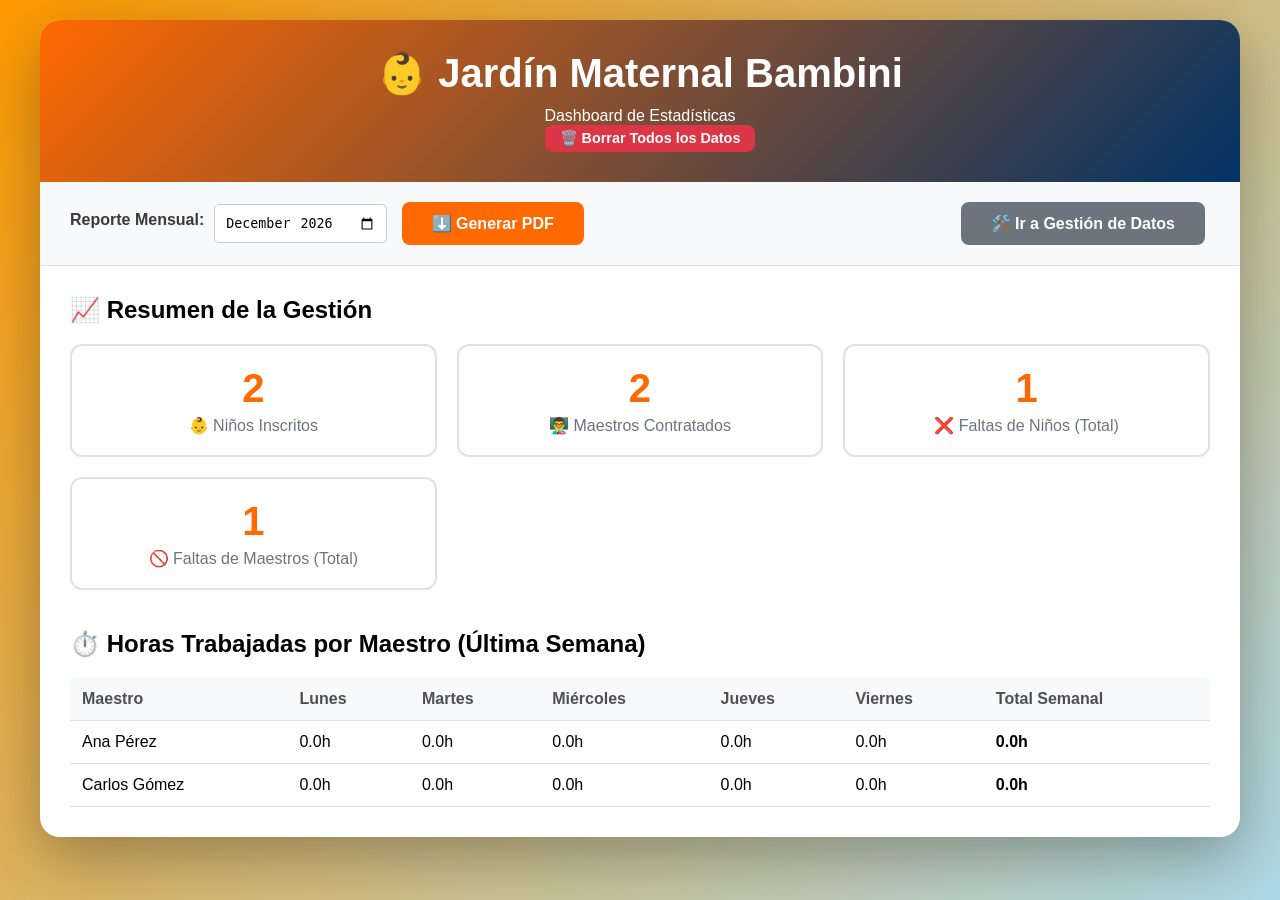
<file: index.html>
<!DOCTYPE html>
<html lang="es">

<head>
    <meta charset="UTF-8">
    <meta name="viewport" content="width=device-width, initial-scale=1.0">
    <title>Jardín Maternal Bambini | Dashboard</title>
    <link rel="stylesheet" href="css/styles.css">
    <style>
        /* Estilos específicos para el Navbar de la página principal */
        .navbar {
            display: flex;
            justify-content: space-between;
            align-items: center;
            background-color: #f8f9fa;
            padding: 15px 30px;
            border-bottom: 1px solid #dee2e6;
            flex-wrap: wrap;
            /* Permite que los elementos se ajusten en pantallas pequeñas */
        }

        .navbar .btn-primary {
            padding: 12px 30px;
            text-decoration: none;
            cursor: pointer;
            margin: 5px;
            /* Espacio entre los botones/selectores */
        }

        .reporte-mensual-controls {
            display: flex;
            align-items: center;
            flex-wrap: wrap;
        }

        .reporte-mensual-controls label {
            margin-right: 10px;
            font-weight: bold;
            color: #343a40;
        }

        .reporte-mensual-controls input[type="month"] {
            padding: 10px;
            border-radius: 5px;
            border: 1px solid #ccc;
            margin-right: 10px;
        }
    </style>
</head>

<body>
    <div class="container">
        <header>
            <h1>👶 Jardín Maternal Bambini</h1>
            <p>Dashboard de Estadísticas</p>
            <button class="btn btn-danger" onclick="borrarTodoLocalStorage()"
                style="padding: 5px 15px; font-size: 0.9em; margin-left: 20px;">
                🗑️ Borrar Todos los Datos
            </button>
        </header>

        <div class="navbar">

            <div class="reporte-mensual-controls">
                <label for="selectorReporteMensual">Reporte Mensual:</label>
                <input type="month" id="selectorReporteMensual" value="2025-10">
                <button class="btn btn-primary" style="background: #FF6900; border: none;"
                    onclick="descargarReporteMensualPDF()">
                    ⬇️ Generar PDF
                </button>
            </div>
            <a class="btn btn-primary" onclick="solicitarAccesoGestion()" style="background: #6c757d;">
                🛠️ Ir a Gestión de Datos
            </a>
        </div>

        <div class="content">
            <div id="estadisticas" class="section active">
                <h2>📈 Resumen de la Gestión</h2>
                <div class="cards-grid" id="resumenEstadisticas">
                </div>

                <h2 style="margin-top: 40px;">⏱️ Horas Trabajadas por Maestro (Última Semana)</h2>
                <table class="asistencia-table" id="tablaHorasTrabajadas">
                    <thead>
                        <tr>
                            <th>Maestro</th>
                            <th>Lunes</th>
                            <th>Martes</th>
                            <th>Miércoles</th>
                            <th>Jueves</th>
                            <th>Viernes</th>
                            <th>Total Semanal</th>
                        </tr>
                    </thead>
                    <tbody id="bodyHorasTrabajadas">
                    </tbody>
                </table>
            </div>
        </div>
    </div>

    <script src="js/scripts.js"></script>

    <script>
        // Función de solicitud de acceso (si la usas)
        function solicitarAccesoGestion() {
            const claveIngresada = prompt("Ingresa la clave de acceso para ir a Gestión de Datos:");
            if (claveIngresada === "admin") {
                window.location.href = 'gestion.html'; // Asegúrate que la ruta sea correcta
            } else if (claveIngresada !== null) {
                alert('🚫 Clave incorrecta.');
            }
        }

        // --- INICIALIZACIÓN Y LÓGICA DE CARGA ---

        // Establecer el valor predeterminado del selector al mes actual
        document.addEventListener('DOMContentLoaded', () => {
            const today = new Date();
            const month = String(today.getMonth() + 1).padStart(2, '0');
            const year = today.getFullYear();
            const selector = document.getElementById('selectorReporteMensual');
            if (selector) {
                selector.value = `${year}-${month}`;
            }
        });

        // Llamada para iniciar la carga de datos (Se ejecuta después de que el DOM esté listo)
        window.onload = function () {
            // Llama a la función asíncrona de carga de datos definida en scripts.js
            cargarDatosIniciales();
        };
    </script>
</body>

</html>
</file>
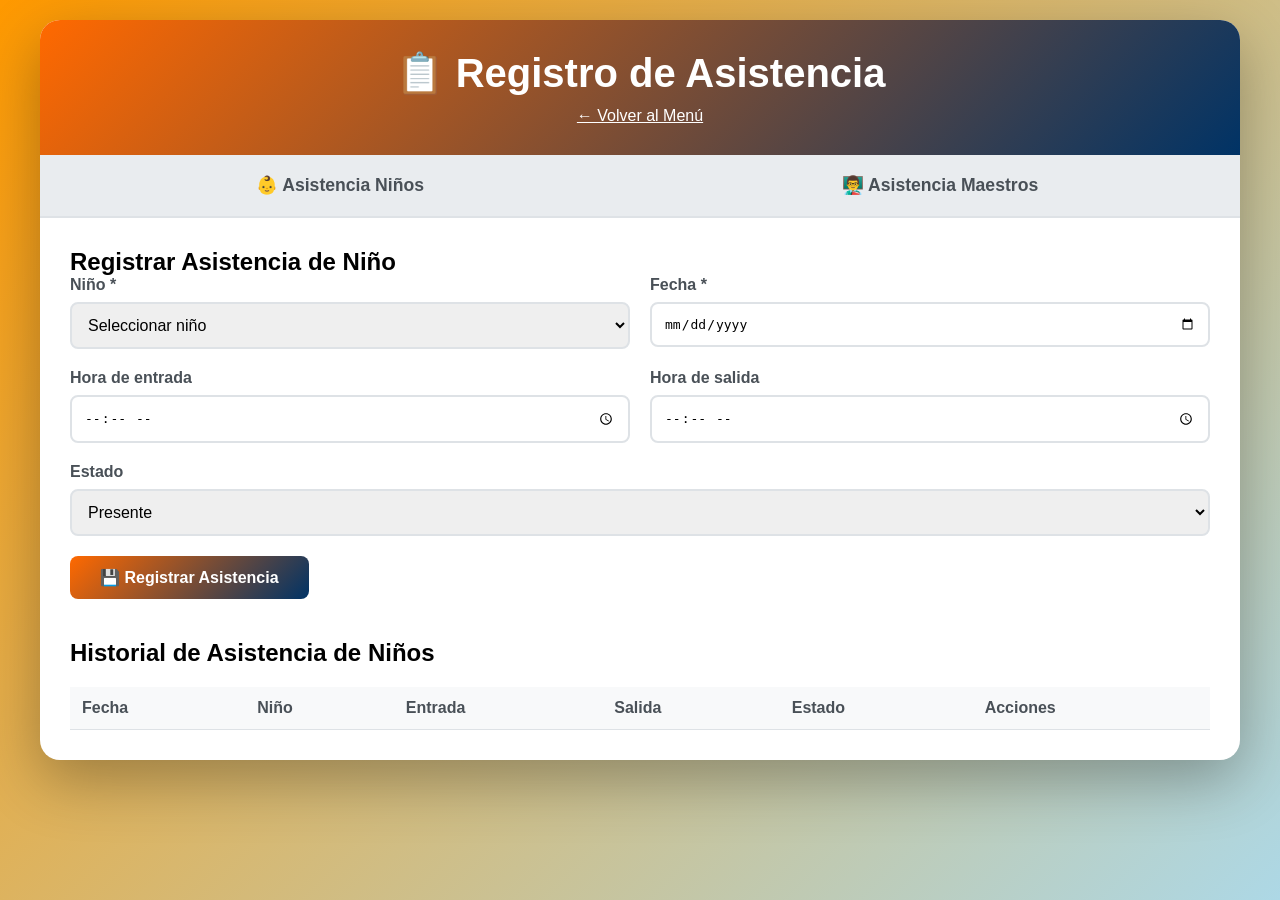
<file: asistencia.html>
<!DOCTYPE html>
<html lang="es">
<head>
    <meta charset="UTF-8">
    <meta name="viewport" content="width=device-width, initial-scale=1.0">
    <title>Gestión | Asistencia</title>
    <link rel="stylesheet" href="css/styles.css">
</head>
<body>
    <div class="container">
        <header>
            <h1>📋 Registro de Asistencia</h1>
            <p><a href="gestion.html" class="nav-link">← Volver al Menú</a></p>
        </header>

        <div class="tabs" id="asistenciaTabs">
            <button class="tab active" onclick="cambiarSeccionAsistencia('asistencia-ninos')">👶 Asistencia Niños</button>
            <button class="tab" onclick="cambiarSeccionAsistencia('asistencia-maestros')">👨‍🏫 Asistencia Maestros</button>
            </div>

        <div class="content">
            <div id="asistencia-ninos" class="section active">
                <h2>Registrar Asistencia de Niño</h2>
                <form id="formAsistencia" onsubmit="guardarAsistencia(event)">
                    <div class="form-row">
                        <div class="form-group">
                            <label>Niño *</label>
                            <select id="ninoAsistencia" required>
                                <option value="">Seleccionar niño</option>
                            </select>
                        </div>
                        <div class="form-group">
                            <label>Fecha *</label>
                            <input type="date" id="fechaAsistencia" required>
                        </div>
                    </div>
                    <div class="form-row">
                        <div class="form-group">
                            <label>Hora de entrada</label>
                            <input type="time" id="horaEntradaAsistencia">
                        </div>
                        <div class="form-group">
                            <label>Hora de salida</label>
                            <input type="time" id="horaSalidaAsistencia">
                        </div>
                    </div>
                    <div class="form-group">
                        <label>Estado</label>
                        <select id="estadoAsistencia">
                            <option value="presente">Presente</option>
                            <option value="ausente">Ausente</option>
                            <option value="tardanza">Tardanza</option>
                        </select>
                    </div>
                    <button type="submit" class="btn btn-primary">💾 Registrar Asistencia</button>
                </form>

                <h2 style="margin-top: 40px;">Historial de Asistencia de Niños</h2>
                <table class="asistencia-table" id="tablaAsistencia">
                    <thead>
                        <tr>
                            <th>Fecha</th>
                            <th>Niño</th>
                            <th>Entrada</th>
                            <th>Salida</th>
                            <th>Estado</th>
                            <th>Acciones</th>
                        </tr>
                    </thead>
                    <tbody id="bodyAsistencia"></tbody>
                </table>
            </div>

            <div id="asistencia-maestros" class="section">
                <h2>Registrar Asistencia de Maestro</h2>
                <form id="formAsistenciaMaestro" onsubmit="guardarAsistenciaMaestro(event)">
                    <div class="form-row">
                        <div class="form-group">
                            <label>Maestro *</label>
                            <select id="maestroAsistencia" required>
                                <option value="">Seleccionar maestro</option>
                            </select>
                        </div>
                        <div class="form-group">
                            <label>Fecha *</label>
                            <input type="date" id="fechaAsistenciaMaestro" required>
                        </div>
                    </div>
                    <div class="form-group">
                        <label>Estado</label>
                        <select id="estadoAsistenciaMaestro">
                            <option value="presente">Presente</option>
                            <option value="ausente">Ausente</option>
                            <option value="tardanza">Tardanza</option>
                        </select>
                    </div>
                    <button type="submit" class="btn btn-primary">💾 Registrar Asistencia</button>
                </form>

                <h2 style="margin-top: 40px;">Historial de Asistencia de Maestros</h2>
                <table class="asistencia-table" id="tablaAsistenciaMaestro">
                    <thead>
                        <tr>
                            <th>Fecha</th>
                            <th>Maestro</th>
                            <th>Estado</th>
                            <th>Acciones</th>
                        </tr>
                    </thead>
                    <tbody id="bodyAsistenciaMaestro"></tbody>
                </table>
            </div>
            
            <div id="reporte-faltas-maestros" class="section">
                <h2>🚫 Reporte Detallado de Faltas de Maestros</h2>
                <p>Aquí puedes filtrar las ausencias y tardanzas por mes.</p>
                
                <div class="form-row" style="margin-bottom: 30px;">
                    <div class="form-group">
                        <label>Seleccionar Mes del Reporte *</label>
                        <input type="month" id="selectorMesFaltasMaestros" required>
                    </div>
                    <div class="form-group" style="display: flex; align-items: flex-end;">
                        <button class="btn btn-primary" onclick="generarReporteFaltasMaestros()">🔎 Generar Reporte</button>
                    </div>
                </div>

                <table class="asistencia-table" id="tablaReporteFaltasMaestros">
                    <thead>
                        <tr>
                            <th>Fecha</th>
                            <th>Maestro</th>
                            <th>Estado</th>
                            <th>Descripción Breve</th>
                        </tr>
                    </thead>
                    <tbody id="bodyReporteFaltasMaestros">
                        <tr><td colspan="4" style="text-align:center; padding: 40px; color: #6c757d;">Selecciona un mes para generar el reporte.</td></tr>
                    </tbody>
                </table>
            </div>

        </div>
    </div>

    <script src="js/scripts.js"></script>
    <script>
        // Función para cambiar entre las secciones de asistencia (Niños/Maestros)
        function cambiarSeccionAsistencia(seccion) {
            document.querySelectorAll('#asistencia-ninos, #asistencia-maestros, #reporte-faltas-maestros').forEach(s => s.classList.remove('active'));
            document.querySelectorAll('.tabs .tab').forEach(t => t.classList.remove('active'));
            
            document.getElementById(seccion).classList.add('active');
            
            // Si el clic viene de una pestaña, asegúrate de marcarla como activa
            if (event && event.target.classList.contains('tab')) {
                event.target.classList.add('active');
            }

            if (seccion === 'asistencia-ninos') {
                actualizarSelectNinos();
                mostrarAsistencias();
            }
            if (seccion === 'asistencia-maestros') {
                actualizarSelectMaestrosAsistencia();
                mostrarAsistenciasMaestros();
            }
        }
        
        // Función que revisa si viene un parámetro en la URL
        function manejarRuta() {
            const params = new URLSearchParams(window.location.search);
            const view = params.get('view');
            
            if (view === 'reporteMaestros') {
                // Desactivar todas las pestañas visibles para ir al reporte
                document.querySelectorAll('.tabs .tab').forEach(t => t.classList.remove('active'));
                
                // Activar la sección de reporte
                document.querySelectorAll('.section').forEach(s => s.classList.remove('active'));
                document.getElementById('reporte-faltas-maestros').classList.add('active');
                
                // Inicializar el selector de mes con el mes actual
                const hoy = new Date();
                const mesActual = hoy.getFullYear() + '-' + String(hoy.getMonth() + 1).padStart(2, '0');
                document.getElementById('selectorMesFaltasMaestros').value = mesActual;
                generarReporteFaltasMaestros(); // Cargar el reporte automáticamente
                
            } else {
                // Cargar por defecto la primera pestaña
                cambiarSeccionAsistencia('asistencia-ninos');
            }
        }

        // Inicializar la página de asistencia
        window.onload = manejarRuta;
    </script>
</body>
</html>
</file>
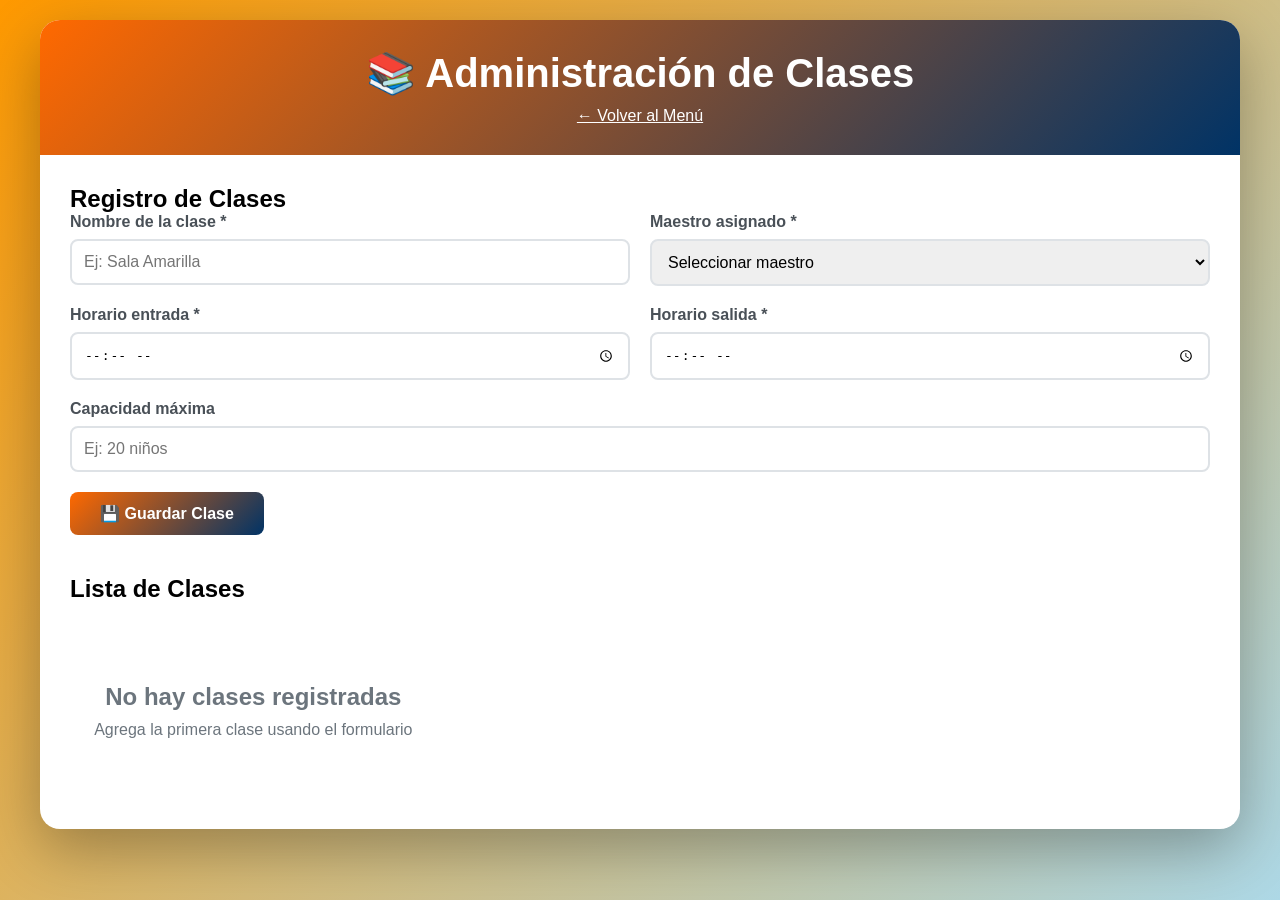
<file: clase.html>
<!DOCTYPE html>
<html lang="es">
<head>
    <meta charset="UTF-8">
    <meta name="viewport" content="width=device-width, initial-scale=1.0">
    <title>Gestión | Clases</title>
    <link rel="stylesheet" href="css/styles.css">
</head>
<body>
    <div class="container">
        <header>
            <h1>📚 Administración de Clases</h1>
            <p><a href="gestion.html" class="nav-link">← Volver al Menú</a></p>
        </header>

        <div class="content">
            <h2>Registro de Clases</h2>
            <form id="formClase" onsubmit="guardarClase(event)">
                <div class="form-row">
                    <div class="form-group">
                        <label>Nombre de la clase *</label>
                        <input type="text" id="nombreClase" required placeholder="Ej: Sala Amarilla">
                    </div>
                    <div class="form-group">
                        <label>Maestro asignado *</label>
                        <select id="maestroClase" required>
                            <option value="">Seleccionar maestro</option>
                        </select>
                    </div>
                </div>
                <div class="form-row">
                    <div class="form-group">
                        <label>Horario entrada *</label>
                        <input type="time" id="horaEntrada" required>
                    </div>
                    <div class="form-group">
                        <label>Horario salida *</label>
                        <input type="time" id="horaSalida" required>
                    </div>
                </div>
                <div class="form-group">
                    <label>Capacidad máxima</label>
                    <input type="text" id="capacidadClase" placeholder="Ej: 20 niños">
                </div>
                <button type="submit" class="btn btn-primary">💾 Guardar Clase</button>
            </form>

            <h2 style="margin-top: 40px;">Lista de Clases</h2>
            <div id="listaClases" class="cards-grid"></div>
        </div>
    </div>

    <script src="js/scripts.js"></script>
    <script>
        window.onload = function() {
            actualizarSelectMaestros();
            mostrarClases();
        };
    </script>
</body>
</html>
</file>
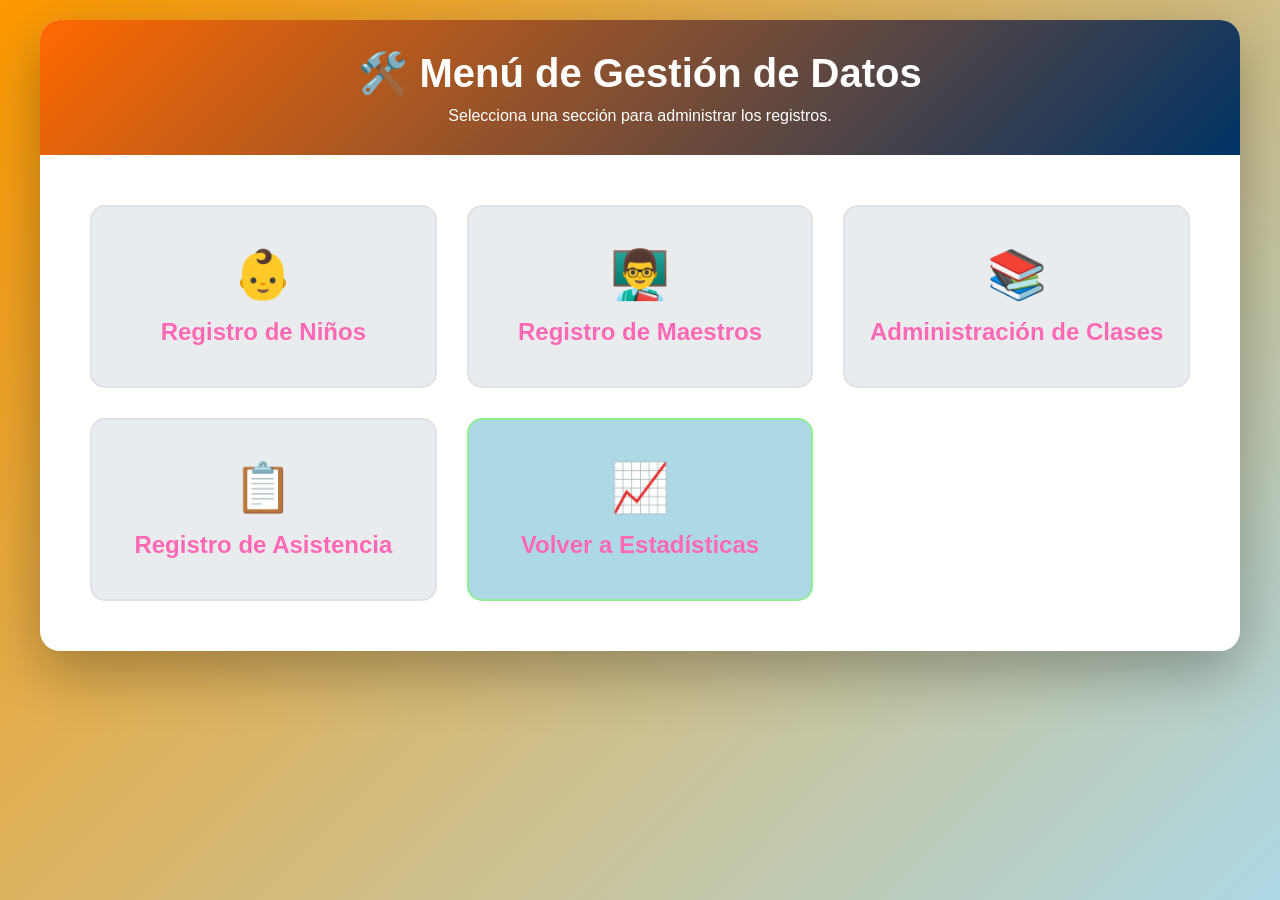
<file: gestion.html>
<!DOCTYPE html>
<html lang="es">

<head>
    <meta charset="UTF-8">
    <meta name="viewport" content="width=device-width, initial-scale=1.0">
    <title>Jardín Maternal Bambini | Menú Gestión</title>
    <link rel="stylesheet" href="css/styles.css">
    <style>
        .gestion-menu {
            display: grid;
            grid-template-columns: repeat(auto-fit, minmax(280px, 1fr));
            gap: 30px;
            padding: 50px;
            text-align: center;
        }

        .menu-item {
            display: block;
            padding: 40px 20px;
            border-radius: 15px;
            text-decoration: none;
            color: #495057;
            background: #e9ecef;
            transition: all 0.3s;
            border: 2px solid #dee2e6;
        }

        .menu-item:hover {
            transform: translateY(-5px);
            box-shadow: 0 10px 20px rgba(255, 105, 180, 0.3);
            border-color: #FF69B4;
        }

        .menu-item h3 {
            font-size: 1.5em;
            margin-top: 15px;
            color: #FF69B4;
        }

        .menu-item span {
            font-size: 3em;
            display: block;
        }
    </style>
</head>

<body>
    <div class="container">
        <header>
            <h1>🛠️ Menú de Gestión de Datos</h1>
            <p>Selecciona una sección para administrar los registros.</p>
        </header>

        <div class="gestion-menu">
            <a href="nino.html" class="menu-item">
                <span>👶</span>
                <h3>Registro de Niños</h3>
            </a>
            <a href="maestro.html" class="menu-item">
                <span>👨‍🏫</span>
                <h3>Registro de Maestros</h3>
            </a>
            <a href="clase.html" class="menu-item">
                <span>📚</span>
                <h3>Administración de Clases</h3>
            </a>
            <a href="asistencia.html" class="menu-item">
                <span>📋</span>
                <h3>Registro de Asistencia</h3>
            </a>
            <a href="index.html" class="menu-item" style="background: #ADD8E6; border-color: #90EE90;">
                <span>📈</span>
                <h3>Volver a Estadísticas</h3>
            </a>
        </div>
    </div>
</body>

</html>
</file>
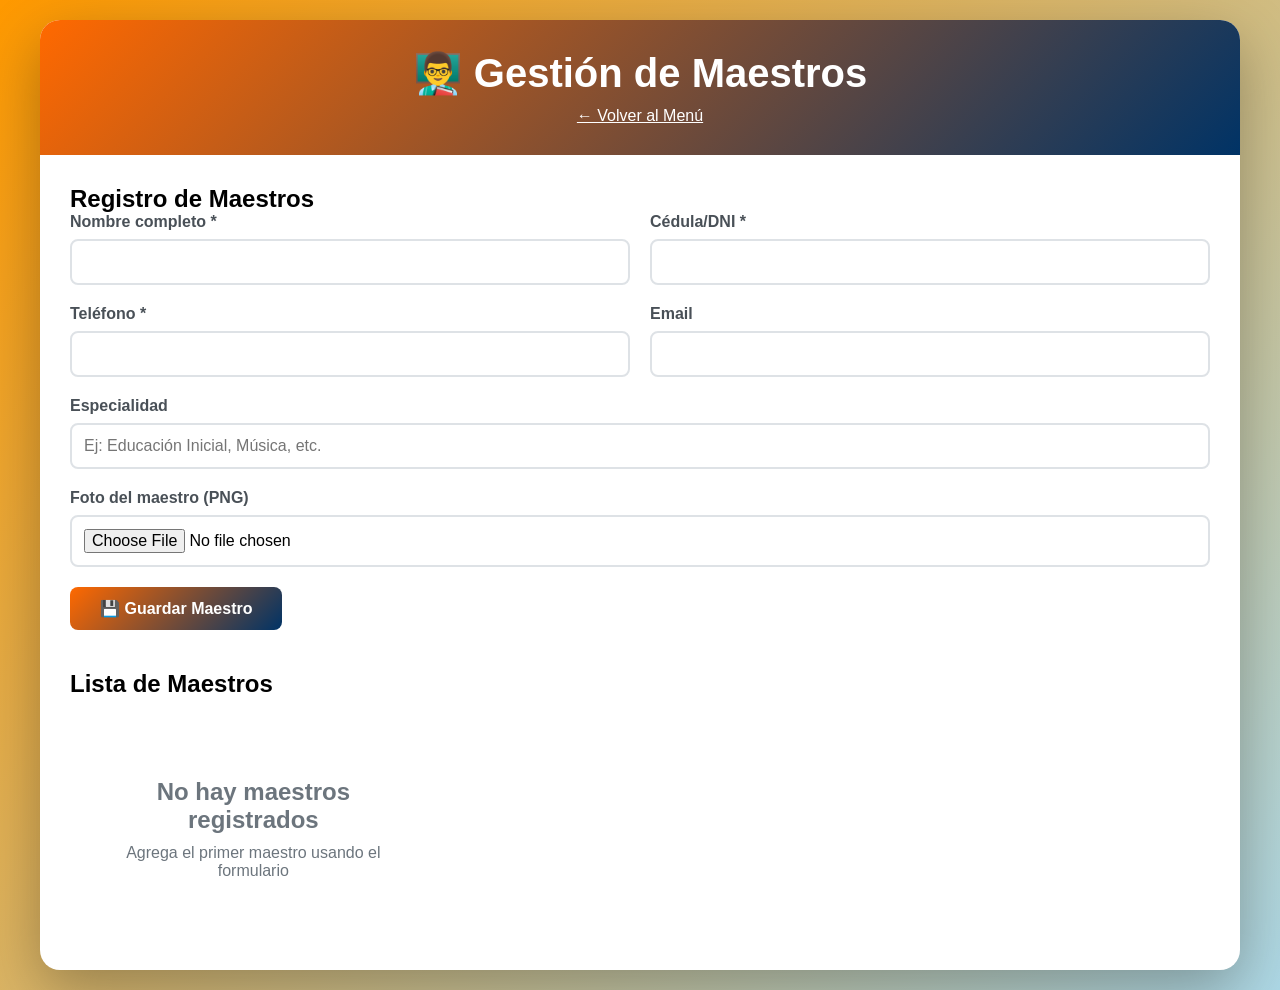
<file: maestro.html>
<!DOCTYPE html>
<html lang="es">
<head>
    <meta charset="UTF-8">
    <meta name="viewport" content="width=device-width, initial-scale=1.0">
    <title>Gestión | Maestros</title>
    <link rel="stylesheet" href="css/styles.css">
</head>
<body>
    <div class="container">
        <header>
            <h1>👨‍🏫 Gestión de Maestros</h1>
            <p><a href="gestion.html" class="nav-link">← Volver al Menú</a></p>
        </header>

        <div class="content">
            <h2>Registro de Maestros</h2>
            <form id="formMaestro" onsubmit="guardarMaestro(event)">
                <div class="form-row">
                    <div class="form-group">
                        <label>Nombre completo *</label>
                        <input type="text" id="nombreMaestro" required>
                    </div>
                    <div class="form-group">
                        <label>Cédula/DNI *</label>
                        <input type="text" id="cedulaMaestro" required>
                    </div>
                </div>
                <div class="form-row">
                    <div class="form-group">
                        <label>Teléfono *</label>
                        <input type="text" id="telefonoMaestro" required>
                    </div>
                    <div class="form-group">
                        <label>Email</label>
                        <input type="text" id="emailMaestro">
                    </div>
                </div>
                <div class="form-group">
                    <label>Especialidad</label>
                    <input type="text" id="especialidadMaestro" placeholder="Ej: Educación Inicial, Música, etc.">
                </div>
                <div class="form-group">
                    <label>Foto del maestro (PNG)</label>
                    <input type="file" id="fotoMaestro" accept=".png">
                </div>
                <button type="submit" class="btn btn-primary">💾 Guardar Maestro</button>
            </form>

            <h2 style="margin-top: 40px;">Lista de Maestros</h2>
            <div id="listaMaestros" class="cards-grid"></div>
        </div>
    </div>

    <script src="js/scripts.js"></script>
    <script>
        window.onload = mostrarMaestros;
    </script>
</body>
</html>
</file>
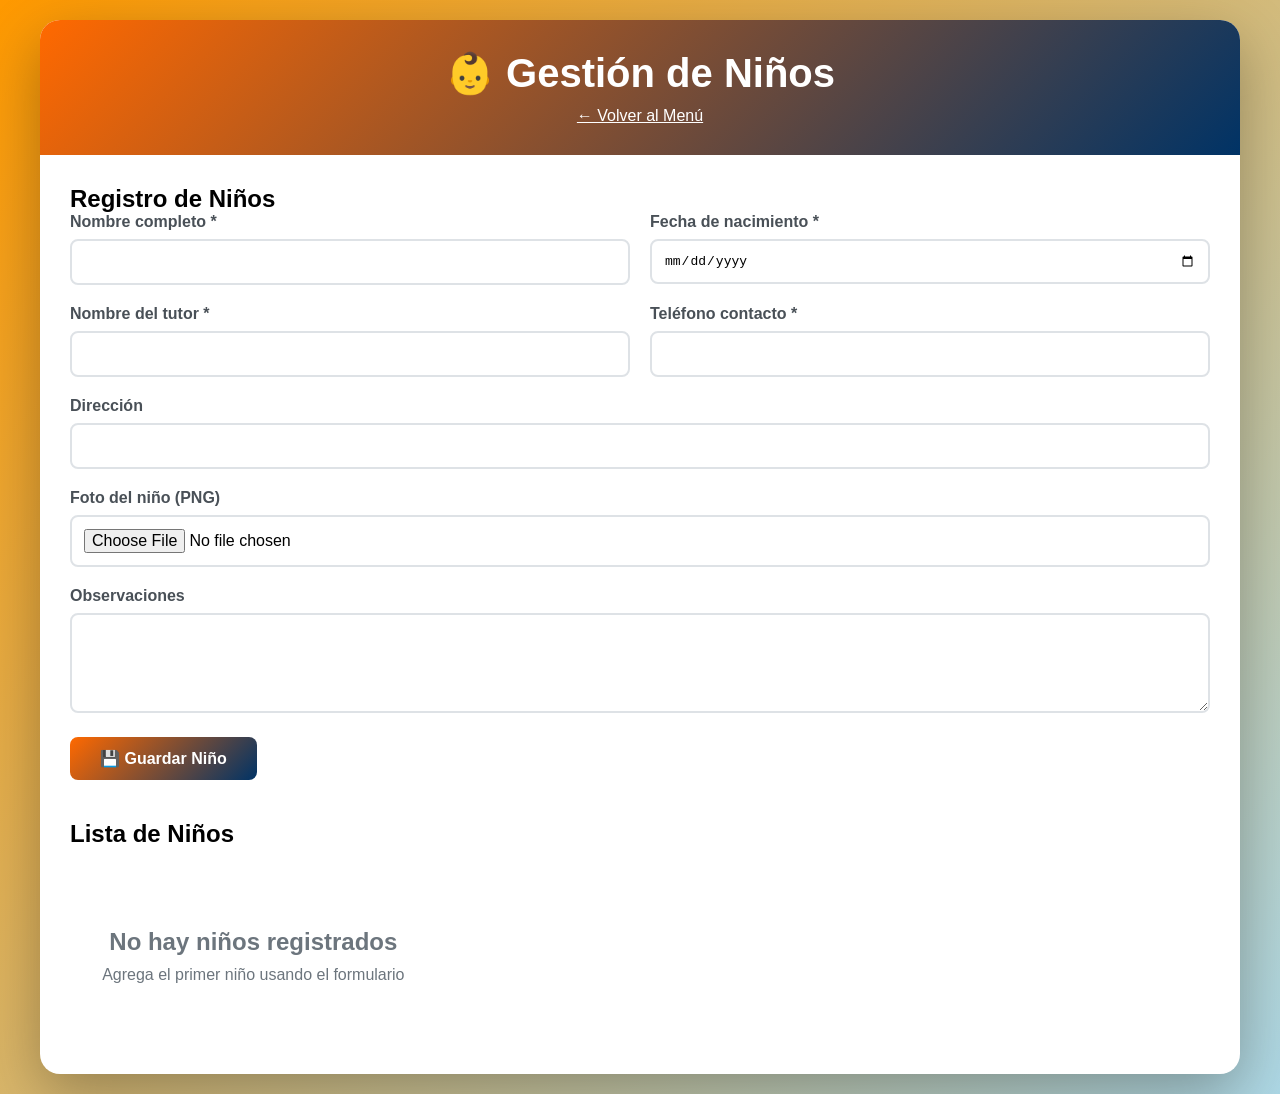
<file: nino.html>
<!DOCTYPE html>
<html lang="es">
<head>
    <meta charset="UTF-8">
    <meta name="viewport" content="width=device-width, initial-scale=1.0">
    <title>Gestión | Niños</title>
    <link rel="stylesheet" href="css/styles.css">
</head>
<body>
    <div class="container">
        <header>
            <h1>👶 Gestión de Niños</h1>
            <p><a href="gestion.html" class="nav-link">← Volver al Menú</a></p>
        </header>

        <div class="content">
            <h2>Registro de Niños</h2>
            <form id="formNino" onsubmit="guardarNino(event)">
                <div class="form-row">
                    <div class="form-group">
                        <label>Nombre completo *</label>
                        <input type="text" id="nombreNino" required>
                    </div>
                    <div class="form-group">
                        <label>Fecha de nacimiento *</label>
                        <input type="date" id="fechaNacNino" required>
                    </div>
                </div>
                <div class="form-row">
                    <div class="form-group">
                        <label>Nombre del tutor *</label>
                        <input type="text" id="tutorNino" required>
                    </div>
                    <div class="form-group">
                        <label>Teléfono contacto *</label>
                        <input type="text" id="telefonoNino" required>
                    </div>
                </div>
                <div class="form-group">
                    <label>Dirección</label>
                    <input type="text" id="direccionNino">
                </div>
                <div class="form-group">
                    <label>Foto del niño (PNG)</label>
                    <input type="file" id="fotoNino" accept=".png">
                </div>
                <div class="form-group">
                    <label>Observaciones</label>
                    <textarea id="observacionesNino"></textarea>
                </div>
                <button type="submit" class="btn btn-primary">💾 Guardar Niño</button>
            </form>

            <h2 style="margin-top: 40px;">Lista de Niños</h2>
            <div id="listaNinos" class="cards-grid"></div>
        </div>
    </div>

    <script src="js/scripts.js"></script>
    <script>
        window.onload = mostrarNinos;
    </script>
</body>
</html>
</file>
<file: css/styles.css>
* {
    margin: 0;
    padding: 0;
    box-sizing: border-box;
}

body {
    font-family: 'Segoe UI', Tahoma, Geneva, Verdana, sans-serif;
    /* Degradado de fondo suave con tonos del logo (Naranja y Azul claro) */
    background: linear-gradient(135deg, #FF9900 0%, #ADD8E6 100%);
    min-height: 100vh;
    padding: 20px;
}

.container {
    max-width: 1200px;
    margin: 0 auto;
    background: white;
    border-radius: 20px;
    box-shadow: 0 20px 60px rgba(0,0,0,0.3);
    overflow: hidden;
}

header {
    /* Fondo de la cabecera: Naranja y Azul Oscuro */
    background: linear-gradient(135deg, #FF6900 0%, #003366 100%);
    color: white;
    padding: 30px;
    text-align: center;
}

header h1 {
    font-size: 2.5em;
    margin-bottom: 10px;
}

.tabs {
    display: flex;
    background: #f8f9fa;
    border-bottom: 2px solid #dee2e6;
}

.tab {
    flex: 1;
    padding: 20px;
    text-align: center;
    cursor: pointer;
    background: #e9ecef;
    border: none;
    font-size: 1.1em;
    font-weight: 600;
    transition: all 0.3s;
    color: #495057;
}

.tab:hover {
    background: #dee2e6;
}

.tab.active {
    background: white;
    /* Color de Acento: Naranja Vibrante */
    color: #FF6900; 
    /* Borde de Acento: Naranja Vibrante */
    border-bottom: 3px solid #FF6900;
}

.content {
    padding: 30px;
}

.section {
    display: none;
}

.section.active {
    display: block;
}

.form-group {
    margin-bottom: 20px;
}

label {
    display: block;
    margin-bottom: 8px;
    font-weight: 600;
    color: #495057;
}

input[type="text"],
input[type="date"],
input[type="time"],
input[type="file"],
select,
textarea {
    width: 100%;
    padding: 12px;
    border: 2px solid #dee2e6;
    border-radius: 8px;
    font-size: 1em;
    transition: border 0.3s;
}

input:focus,
select:focus,
textarea:focus {
    outline: none;
    /* Color de Acento: Naranja Vibrante */
    border-color: #FF6900;
}

textarea {
    resize: vertical;
    min-height: 100px;
}

.btn {
    padding: 12px 30px;
    border: none;
    border-radius: 8px;
    font-size: 1em;
    font-weight: 600;
    cursor: pointer;
    transition: all 0.3s;
    text-decoration: none;
    display: inline-block;
}

.btn-primary {
    /* Degradado de Acento: Naranja Vibrante / Azul Oscuro */
    background: linear-gradient(135deg, #FF6900 0%, #003366 100%);
    color: white;
}

.btn-primary:hover {
    transform: translateY(-2px);
    /* Sombra de Acento: Naranja Vibrante */
    box-shadow: 0 5px 15px rgba(255, 105, 0, 0.4);
}

.btn-danger {
    background: #dc3545;
    color: white;
}

.btn-danger:hover {
    background: #c82333;
}

.btn-secondary {
    background: #6c757d;
    color: white;
}

.cards-grid {
    display: grid;
    grid-template-columns: repeat(auto-fill, minmax(300px, 1fr));
    gap: 20px;
    margin-top: 20px;
}

.card {
    background: white;
    border: 2px solid #dee2e6;
    border-radius: 12px;
    padding: 20px;
    transition: all 0.3s;
}

.card:hover {
    box-shadow: 0 5px 15px rgba(0,0,0,0.1);
    transform: translateY(-5px);
}

.card-header {
    display: flex;
    align-items: center;
    margin-bottom: 15px;
}

.card-image {
    width: 80px;
    height: 80px;
    border-radius: 50%;
    object-fit: cover;
    margin-right: 15px;
    /* Borde de Acento: Naranja Vibrante */
    border: 3px solid #FF6900;
}

.card-image.placeholder {
    /* Degradado de Acento: Naranja Vibrante / Azul Oscuro */
    background: linear-gradient(135deg, #FF6900 0%, #003366 100%);
    display: flex;
    align-items: center;
    justify-content: center;
    color: white;
    font-size: 2em;
    font-weight: bold;
}

.card-info h3 {
    /* Color de Acento: Naranja Vibrante */
    color: #FF6900;
    margin-bottom: 5px;
}

.card-body {
    margin-top: 15px;
}

.card-body p {
    margin: 8px 0;
    color: #6c757d;
}

.card-actions {
    margin-top: 15px;
    display: flex;
    gap: 10px;
}

.card-actions button {
    flex: 1;
    padding: 8px;
    font-size: 0.9em;
}

.empty-state {
    text-align: center;
    padding: 60px 20px;
    color: #6c757d;
}

.empty-state h3 {
    font-size: 1.5em;
    margin-bottom: 10px;
}

.form-row {
    display: grid;
    grid-template-columns: 1fr 1fr;
    gap: 20px;
}

@media (max-width: 768px) {
    .form-row {
        grid-template-columns: 1fr;
    }

    .cards-grid {
        grid-template-columns: 1fr;
    }

    .tabs {
        flex-wrap: wrap;
    }
}

.asistencia-table {
    width: 100%;
    border-collapse: collapse;
    margin-top: 20px;
}

.asistencia-table th,
.asistencia-table td {
    padding: 12px;
    text-align: left;
    border-bottom: 1px solid #dee2e6;
}

.asistencia-table th {
    background: #f8f9fa;
    font-weight: 600;
    color: #495057;
}

.asistencia-table tr:hover {
    background: #f8f9fa;
}

.badge {
    padding: 5px 10px;
    border-radius: 20px;
    font-size: 0.85em;
    font-weight: 600;
}

.badge-success {
    background: #d4edda;
    color: #155724;
}

.badge-warning {
    background: #fff3cd;
    color: #856404;
}

.nav-link {
    /* Enlaces dentro del header o navegación secundaria */
    color: white; 
    text-decoration: underline;
    transition: opacity 0.3s;
}

.nav-link:hover {
    opacity: 0.8;
}

/* Estilo para los menús de gestión.html */
.gestion-menu {
    display: grid;
    grid-template-columns: repeat(auto-fit, minmax(280px, 1fr));
    gap: 30px;
    padding: 50px;
    text-align: center;
}
.menu-item {
    display: block;
    padding: 40px 20px;
    border-radius: 15px;
    text-decoration: none;
    color: #495057;
    background: #f0f8ff; /* Fondo Azul muy claro */
    transition: all 0.3s;
    border: 2px solid #dee2e6;
}
.menu-item:hover {
    transform: translateY(-5px);
    box-shadow: 0 10px 20px rgba(255, 105, 0, 0.3); /* Sombra Naranja */
    border-color: #FF6900;
}
.menu-item h3 {
    font-size: 1.5em;
    margin-top: 15px;
    color: #003366; /* Azul Oscuro para el texto */
}
.menu-item span {
    font-size: 3em;
    display: block;
    color: #FF6900; /* Naranja para los íconos */
}
</file>
